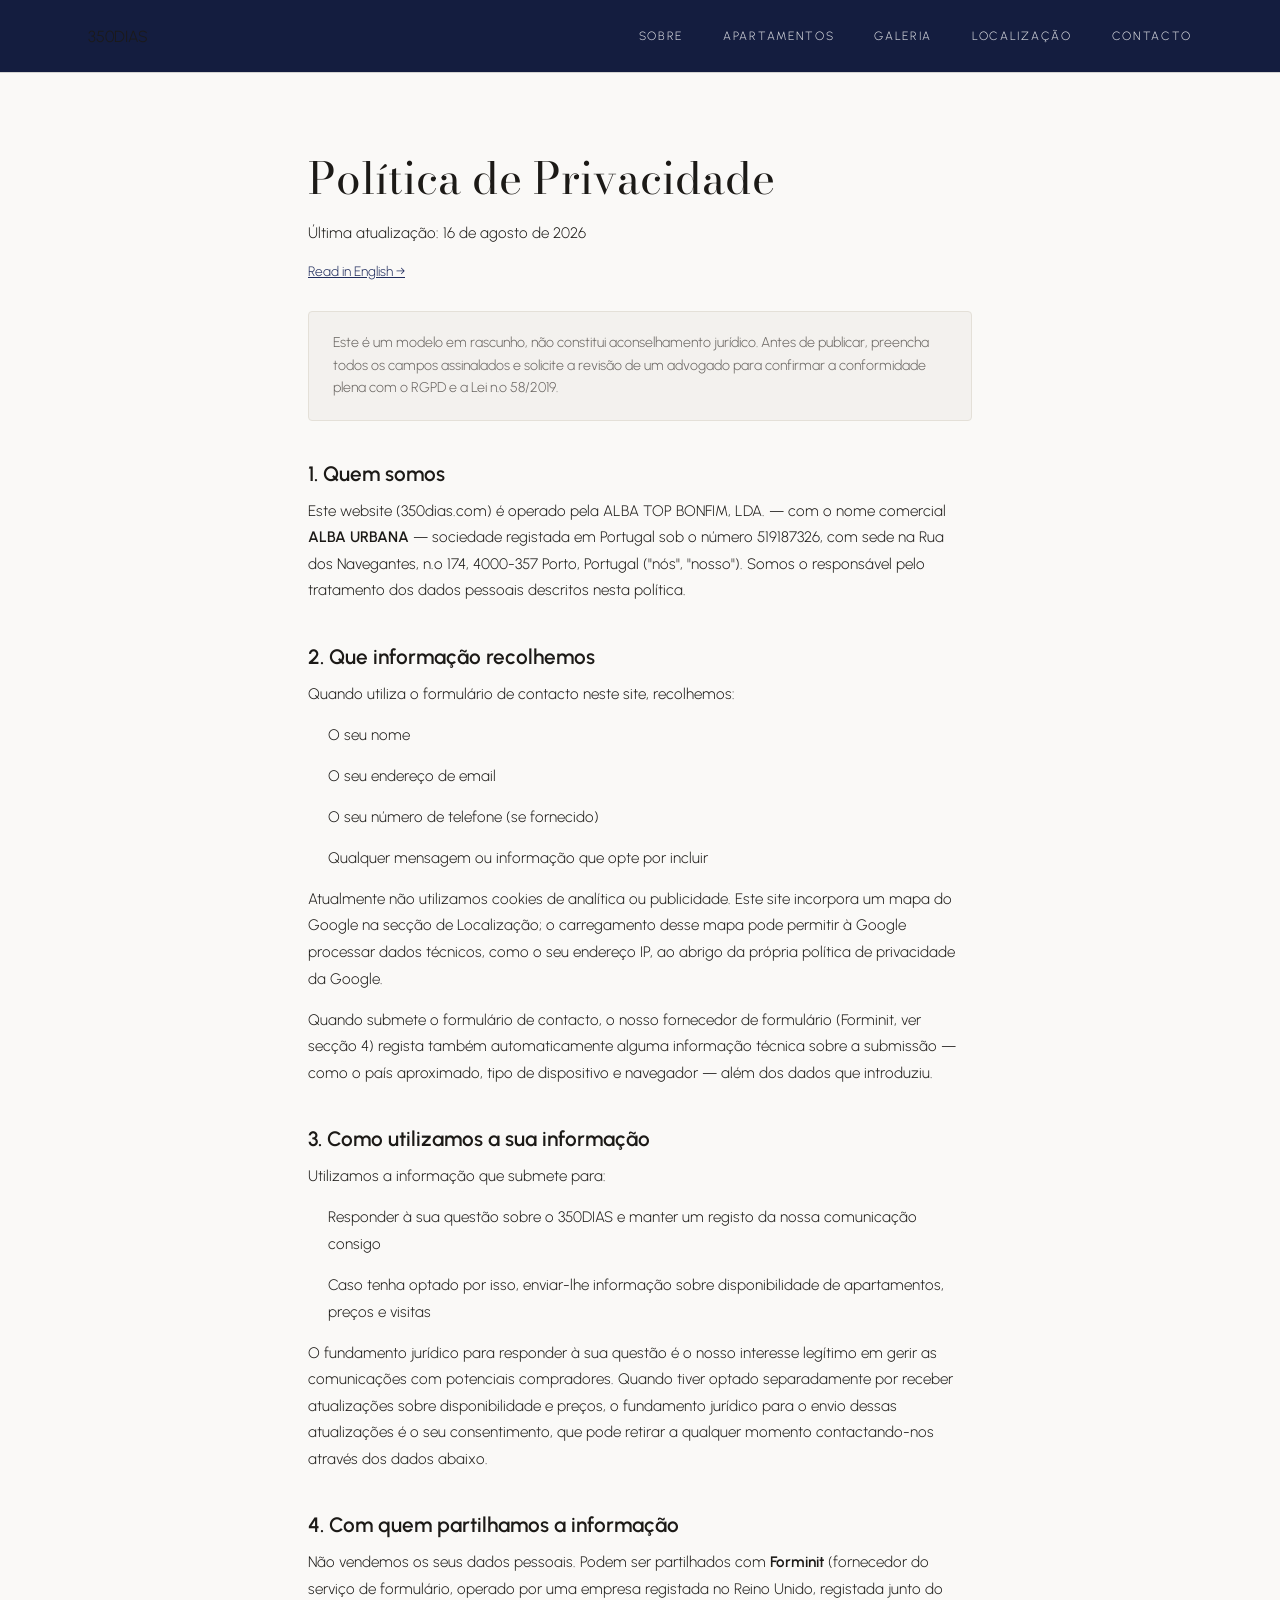
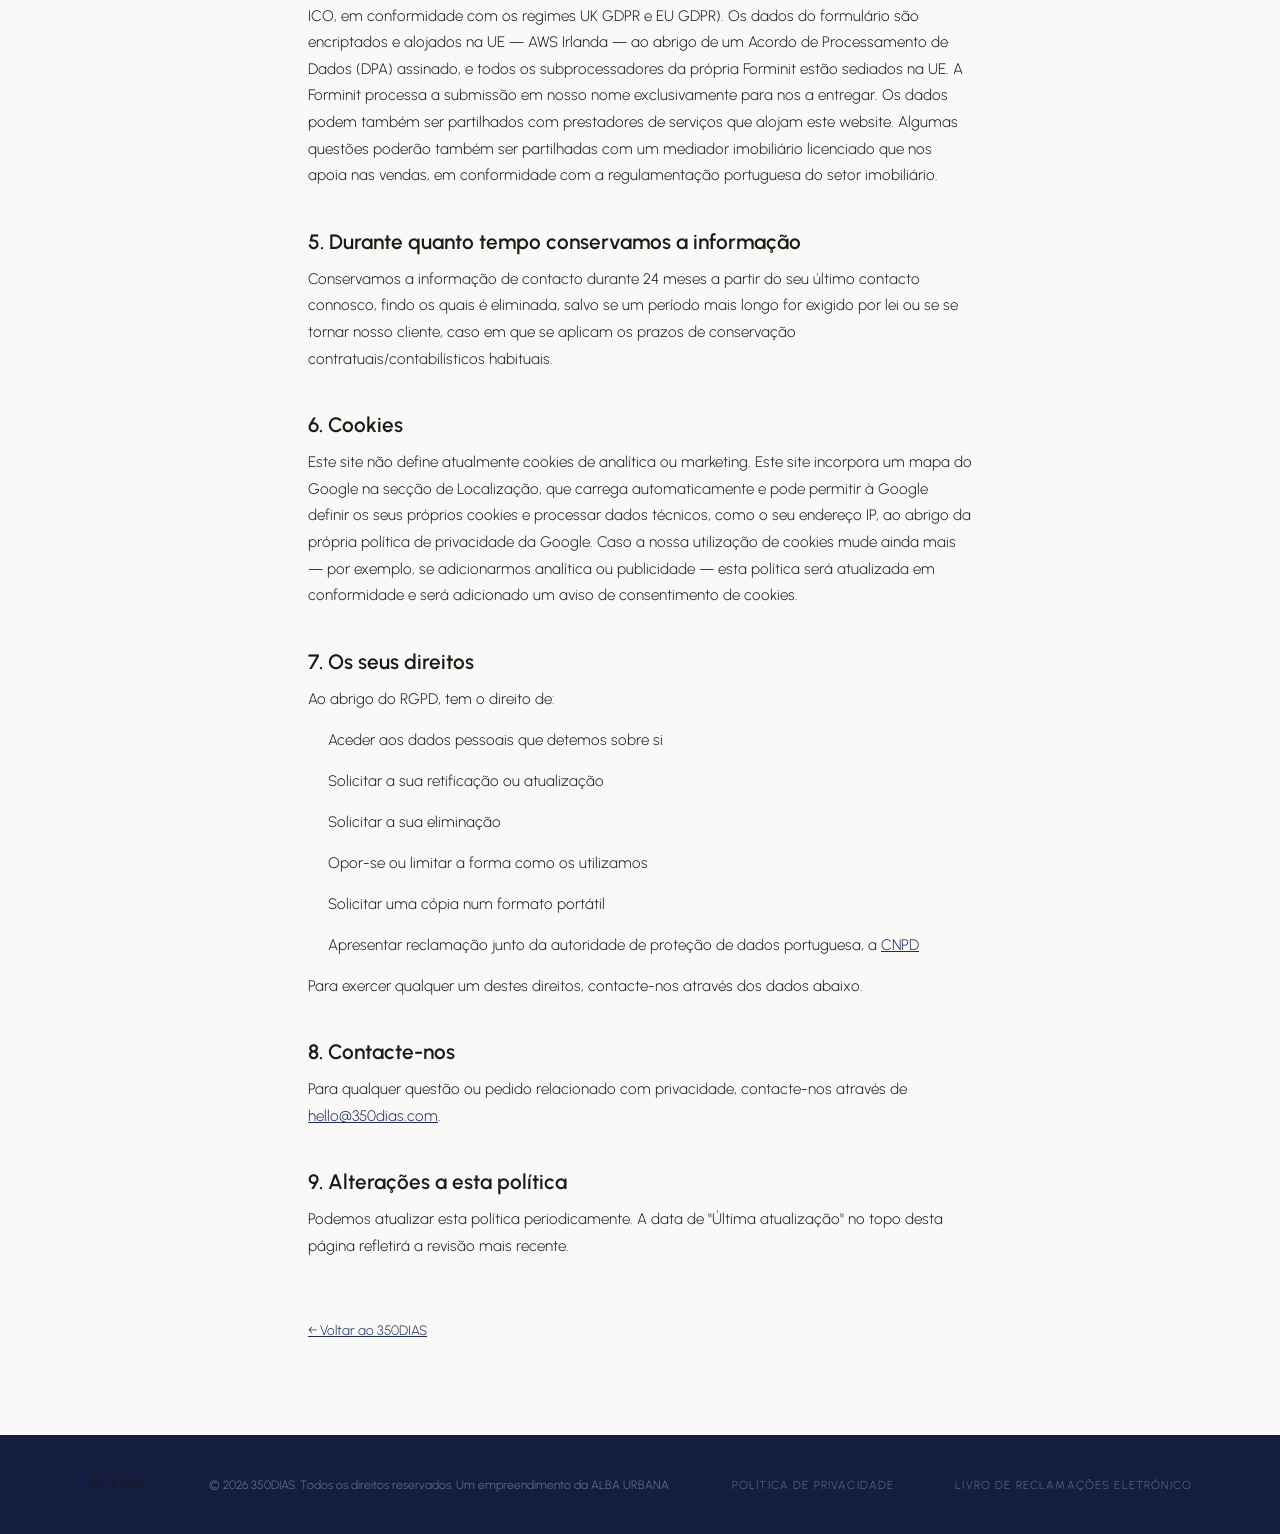
<file: privacy-policy-pt.html>
<!DOCTYPE html>
<html lang="pt">
<head>
  <meta charset="UTF-8" />
  <meta name="viewport" content="width=device-width, initial-scale=1.0" />
  <title>Política de Privacidade — 350DIAS</title>
  <meta name="robots" content="noindex" />

  <!-- Fonts: self-hosted (sem CDN externo) -->
  <link rel="stylesheet" href="assets/fonts/fonts.css" />

  <link rel="stylesheet" href="styles.css" />
  <style>
    .legal { padding-block: clamp(7rem, 12vw, 9rem) clamp(4rem, 8vw, 6rem); }
    .legal__inner { max-width: 760px; }
    .legal h1 { font-family: var(--font-display); font-weight: 400; font-size: clamp(2rem, 4vw, 2.75rem); margin-bottom: 0.5rem; }
    .legal__updated { color: var(--color-muted); font-size: 0.85rem; margin-bottom: 2.5rem; }
    .legal h2 { font-family: var(--font-body); font-weight: 600; font-size: 1.3rem; margin: 2.5rem 0 0.75rem; }
    .legal p, .legal li { font-size: 0.95rem; line-height: 1.75; color: var(--color-text); margin-bottom: 0.9rem; }
    .legal ul { padding-left: 1.25rem; }
    .legal a { color: var(--color-navy); text-decoration: underline; }
    .legal__placeholder { background: #fff3cd; color: #6b5300; padding: 0.15rem 0.4rem; border-radius: 3px; font-weight: 500; }
    .legal__notice {
      background: var(--color-surface); border: 1px solid var(--color-border);
      border-radius: 4px; padding: 1.25rem 1.5rem; margin-bottom: 2.5rem;
      font-size: 0.88rem; line-height: 1.6; color: var(--color-muted);
    }
    .legal__back { display: inline-block; margin-top: 3rem; font-size: 0.85rem; }
    .legal__lang { display: inline-block; margin-bottom: 2rem; font-size: 0.85rem; }
  </style>
</head>
<body>

  <!-- ── NAV ───────────────────────────────── -->
  <header class="nav scrolled" id="nav">
    <div class="nav__inner">
      <a class="nav__logo" href="index.html">350DIAS</a>
      <nav class="nav__links">
        <a href="index.html#about">Sobre</a>
        <a href="index.html#apartments">Apartamentos</a>
        <a href="index.html#gallery">Galeria</a>
        <a href="index.html#location">Localização</a>
        <a href="index.html#contact">Contacto</a>
      </nav>
    </div>
  </header>

  <main>
    <section class="legal section">
      <div class="container legal__inner">
        <h1>Política de Privacidade</h1>
        <p class="legal__updated">Última atualização: 16 de agosto de 2026</p>
        <a class="legal__lang" href="privacy-policy.html">Read in English →</a>

        <div class="legal__notice">
          Este é um modelo em rascunho, não constitui aconselhamento jurídico. Antes de
          publicar, preencha todos os campos assinalados e solicite a revisão de um advogado
          para confirmar a conformidade plena com o RGPD e a Lei n.º 58/2019.
        </div>

        <h2>1. Quem somos</h2>
        <p>
          Este website (350dias.com) é operado pela
          ALBA TOP BONFIM, LDA. — com o nome comercial <strong>ALBA URBANA</strong> — sociedade registada em
          Portugal sob o número 519187326,
          com sede na Rua dos Navegantes, n.º 174, 4000-357 Porto, Portugal
          ("nós", "nosso"). Somos o responsável pelo tratamento dos dados pessoais
          descritos nesta política.
        </p>

        <h2>2. Que informação recolhemos</h2>
        <p>Quando utiliza o formulário de contacto neste site, recolhemos:</p>
        <ul>
          <li>O seu nome</li>
          <li>O seu endereço de email</li>
          <li>O seu número de telefone (se fornecido)</li>
          <li>Qualquer mensagem ou informação que opte por incluir</li>
        </ul>
        <p>
          Atualmente não utilizamos cookies de analítica ou publicidade. Este site incorpora
          um mapa do Google na secção de Localização; o carregamento desse mapa pode permitir
          à Google processar dados técnicos, como o seu endereço IP, ao abrigo da própria
          política de privacidade da Google.
        </p>
        <p>
          Quando submete o formulário de contacto, o nosso fornecedor de formulário (Forminit,
          ver secção 4) regista também automaticamente alguma informação técnica sobre a
          submissão — como o país aproximado, tipo de dispositivo e navegador — além dos
          dados que introduziu.
        </p>

        <h2>3. Como utilizamos a sua informação</h2>
        <p>Utilizamos a informação que submete para:</p>
        <ul>
          <li>Responder à sua questão sobre o 350DIAS e manter um registo da nossa comunicação consigo</li>
          <li>Caso tenha optado por isso, enviar-lhe informação sobre disponibilidade de apartamentos, preços e visitas</li>
        </ul>
        <p>
          O fundamento jurídico para responder à sua questão é o nosso interesse legítimo em
          gerir as comunicações com potenciais compradores. Quando tiver optado separadamente
          por receber atualizações sobre disponibilidade e preços, o fundamento jurídico para
          o envio dessas atualizações é o seu consentimento, que pode retirar a qualquer
          momento contactando-nos através dos dados abaixo.
        </p>

        <h2>4. Com quem partilhamos a informação</h2>
        <p>
          Não vendemos os seus dados pessoais. Podem ser partilhados com
          <strong>Forminit</strong> (fornecedor do serviço de formulário, operado por uma
          empresa registada no Reino Unido, registada junto do ICO, em conformidade com os
          regimes UK GDPR e EU GDPR). Os dados do formulário são encriptados e alojados na
          UE — AWS Irlanda — ao abrigo de um Acordo de Processamento de Dados (DPA) assinado, e
          todos os subprocessadores da própria Forminit estão sediados na UE. A Forminit
          processa a submissão em nosso nome exclusivamente para nos a entregar. Os dados podem
          também ser partilhados com prestadores de serviços que alojam este website. Algumas
          questões poderão também ser partilhadas com um mediador imobiliário licenciado que
          nos apoia nas vendas, em conformidade com a regulamentação portuguesa do setor
          imobiliário.
        </p>

        <h2>5. Durante quanto tempo conservamos a informação</h2>
        <p>
          Conservamos a informação de contacto durante 24 meses a partir do seu último
          contacto connosco, findo os quais é eliminada, salvo se um período mais longo for
          exigido por lei ou se se tornar nosso cliente, caso em que se aplicam os prazos de
          conservação contratuais/contabilísticos habituais.
        </p>

        <h2>6. Cookies</h2>
        <p>
          Este site não define atualmente cookies de analítica ou marketing. Este site
          incorpora um mapa do Google na secção de Localização, que carrega automaticamente e
          pode permitir à Google definir os seus próprios cookies e processar dados técnicos,
          como o seu endereço IP, ao abrigo da própria política de privacidade da Google. Caso
          a nossa utilização de cookies mude ainda mais — por exemplo, se adicionarmos
          analítica ou publicidade — esta política será atualizada em conformidade e será
          adicionado um aviso de consentimento de cookies.
        </p>

        <h2>7. Os seus direitos</h2>
        <p>Ao abrigo do RGPD, tem o direito de:</p>
        <ul>
          <li>Aceder aos dados pessoais que detemos sobre si</li>
          <li>Solicitar a sua retificação ou atualização</li>
          <li>Solicitar a sua eliminação</li>
          <li>Opor-se ou limitar a forma como os utilizamos</li>
          <li>Solicitar uma cópia num formato portátil</li>
          <li>Apresentar reclamação junto da autoridade de proteção de dados portuguesa, a <a href="https://www.cnpd.pt" target="_blank" rel="noopener">CNPD</a></li>
        </ul>
        <p>
          Para exercer qualquer um destes direitos, contacte-nos através dos dados abaixo.
        </p>

        <h2>8. Contacte-nos</h2>
        <p>
          Para qualquer questão ou pedido relacionado com privacidade, contacte-nos através de
          <a href="mailto:hello@350dias.com">hello@350dias.com</a>.
        </p>

        <h2>9. Alterações a esta política</h2>
        <p>
          Podemos atualizar esta política periodicamente. A data de "Última atualização" no
          topo desta página refletirá a revisão mais recente.
        </p>

        <a class="legal__back" href="index.html">← Voltar ao 350DIAS</a>
      </div>
    </section>
  </main>

  <!-- ── FOOTER ───────────────────────────── -->
  <footer class="footer">
    <div class="container footer__inner">
      <span class="footer__logo">350DIAS</span>
      <p class="footer__copy">© 2026 350DIAS. Todos os direitos reservados. Um empreendimento da ALBA URBANA.</p>
      <a href="privacy-policy-pt.html" class="footer__privacy">Política de Privacidade</a>
      <a href="https://www.livroreclamacoes.pt/Inicio/" target="_blank" rel="noopener" class="footer__privacy">Livro de Reclamações Eletrónico</a>
    </div>
  </footer>

</body>
</html>
</file>
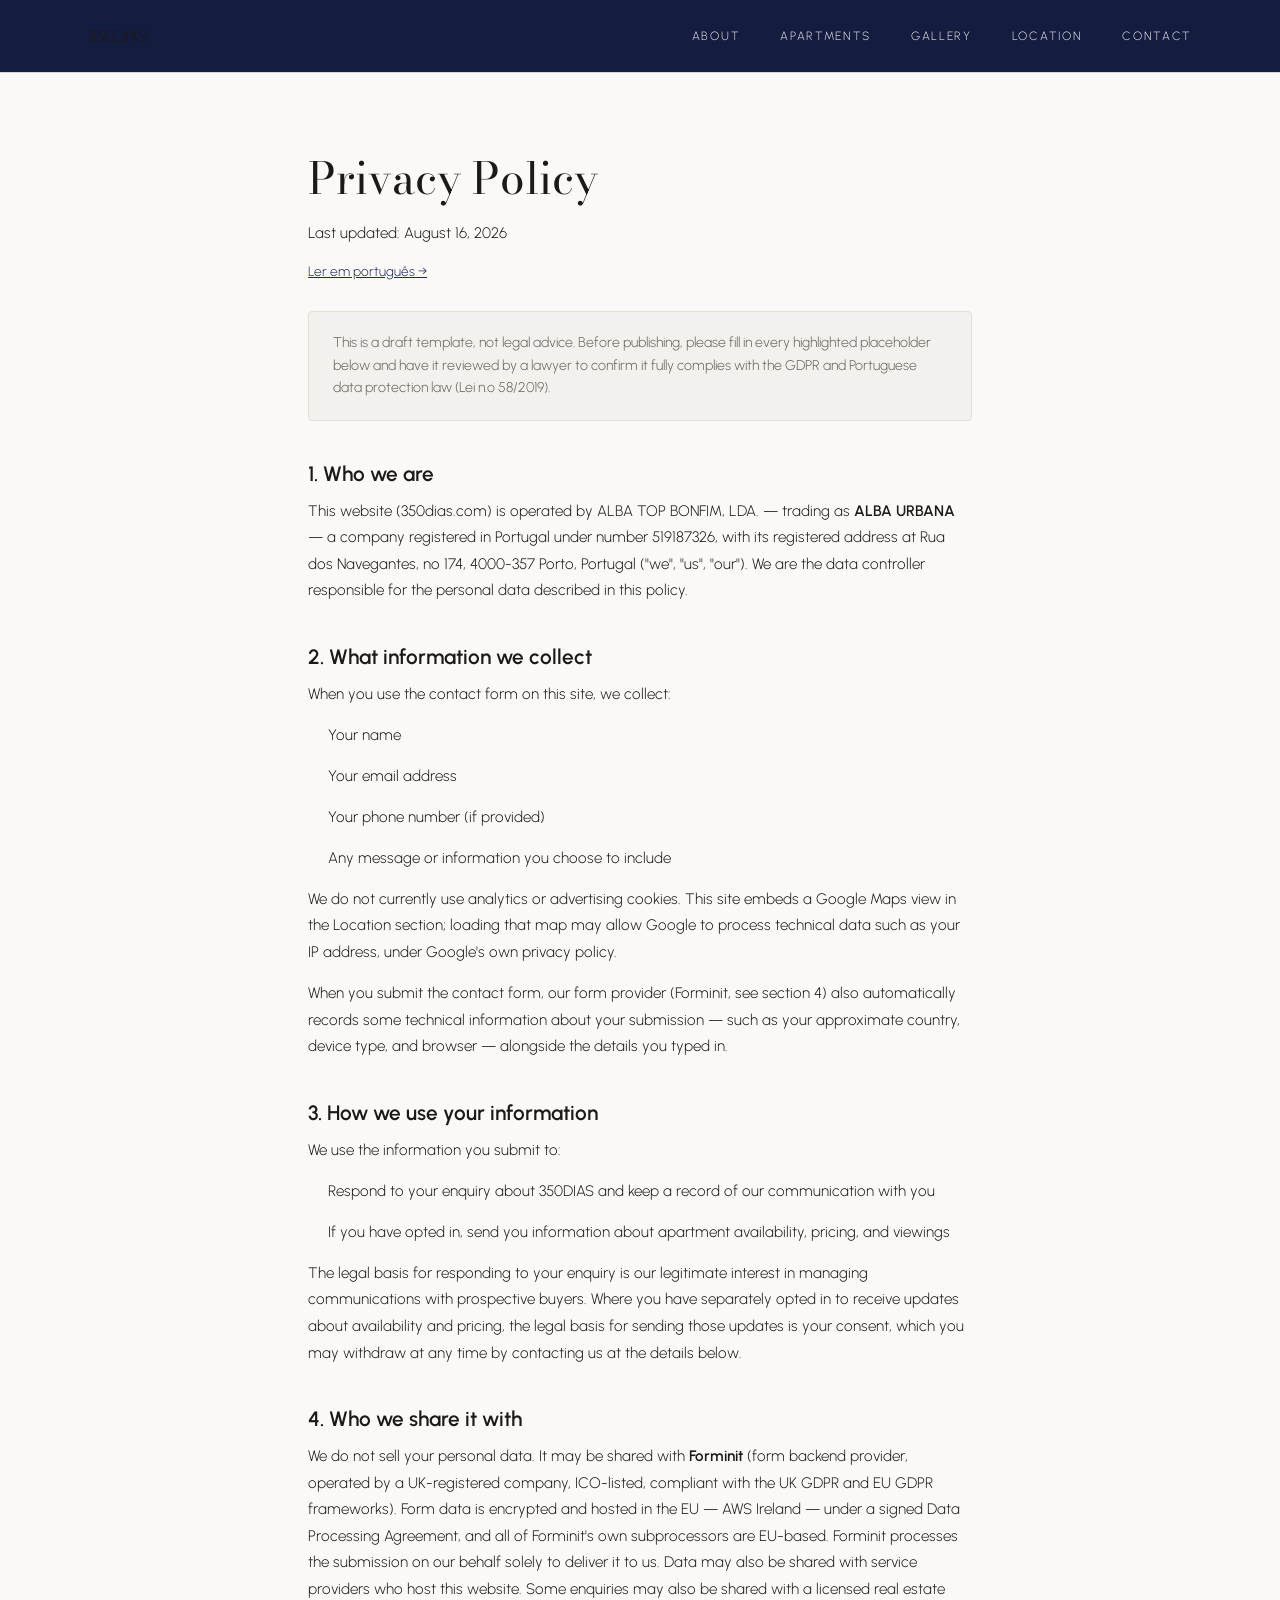
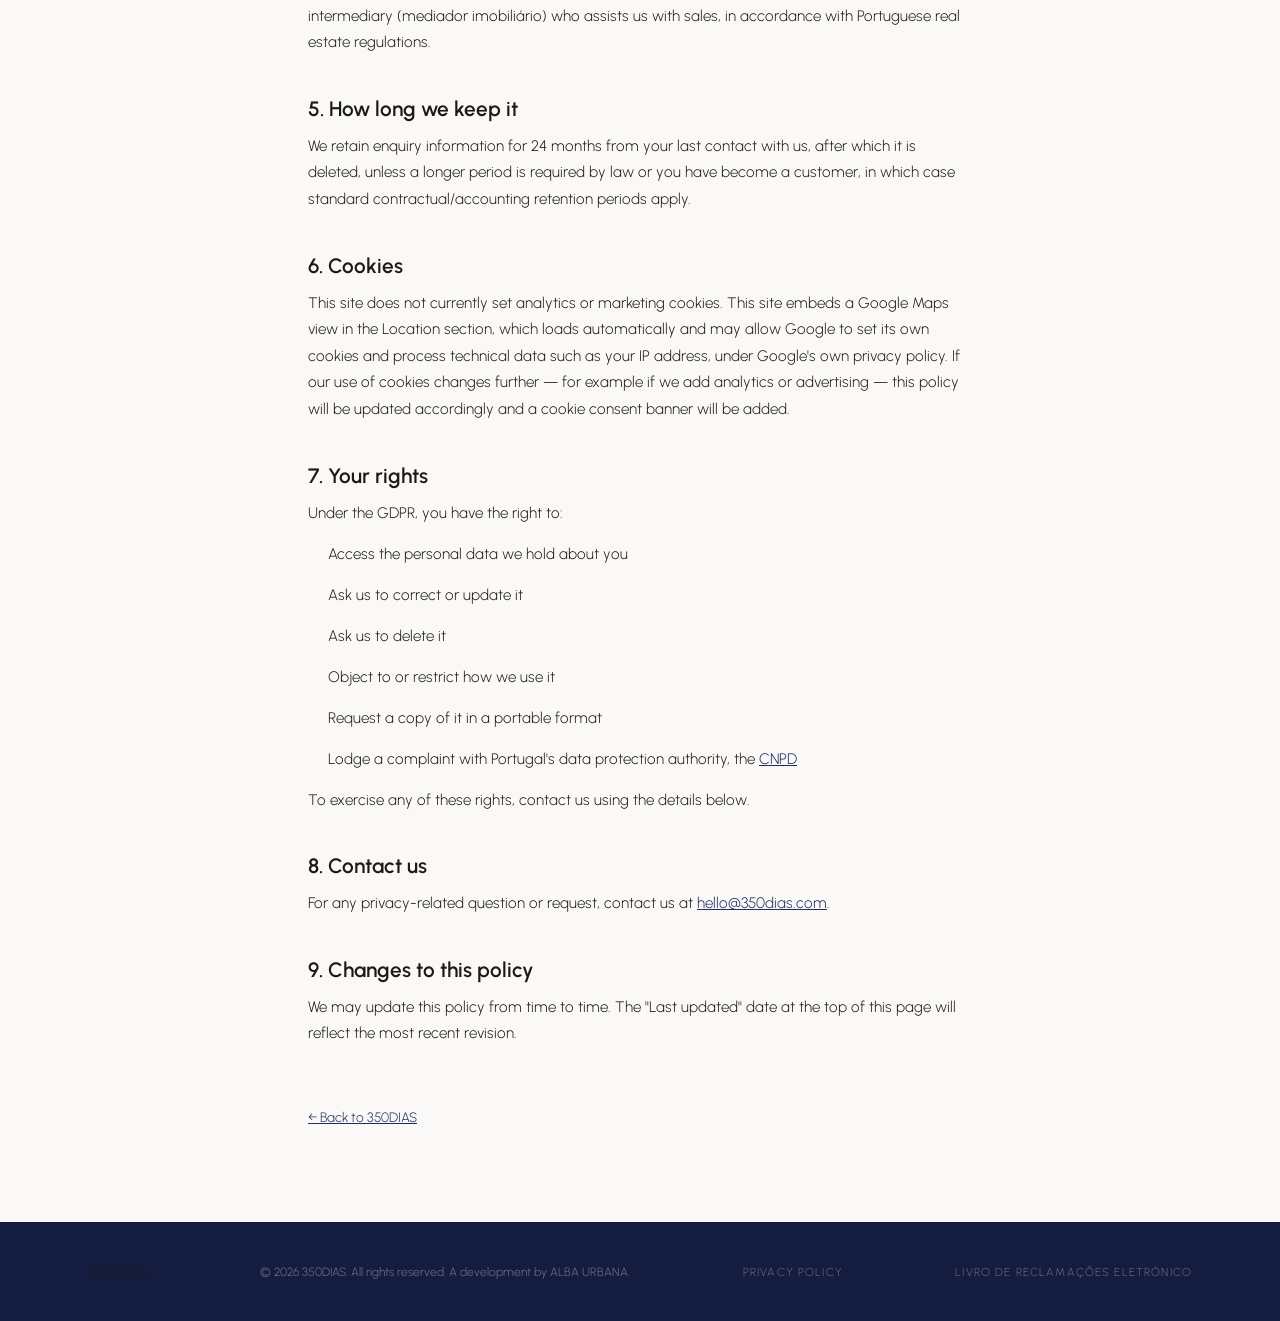
<file: privacy-policy.html>
<!DOCTYPE html>
<html lang="en">
<head>
  <meta charset="UTF-8" />
  <meta name="viewport" content="width=device-width, initial-scale=1.0" />
  <title>Privacy Policy — 350DIAS</title>
  <meta name="robots" content="noindex" />

  <!-- Fonts: self-hosted (no external CDN — avoids sending visitor IPs to Google before consent) -->
  <link rel="stylesheet" href="assets/fonts/fonts.css" />

  <link rel="stylesheet" href="styles.css" />
  <style>
    .legal { padding-block: clamp(7rem, 12vw, 9rem) clamp(4rem, 8vw, 6rem); }
    .legal__inner { max-width: 760px; }
    .legal h1 { font-family: var(--font-display); font-weight: 400; font-size: clamp(2rem, 4vw, 2.75rem); margin-bottom: 0.5rem; }
    .legal__updated { color: var(--color-muted); font-size: 0.85rem; margin-bottom: 2.5rem; }
    .legal h2 { font-family: var(--font-body); font-weight: 600; font-size: 1.3rem; margin: 2.5rem 0 0.75rem; }
    .legal p, .legal li { font-size: 0.95rem; line-height: 1.75; color: var(--color-text); margin-bottom: 0.9rem; }
    .legal ul { padding-left: 1.25rem; }
    .legal a { color: var(--color-navy); text-decoration: underline; }
    .legal__placeholder { background: #fff3cd; color: #6b5300; padding: 0.15rem 0.4rem; border-radius: 3px; font-weight: 500; }
    .legal__notice {
      background: var(--color-surface); border: 1px solid var(--color-border);
      border-radius: 4px; padding: 1.25rem 1.5rem; margin-bottom: 2.5rem;
      font-size: 0.88rem; line-height: 1.6; color: var(--color-muted);
    }
    .legal__back { display: inline-block; margin-top: 3rem; font-size: 0.85rem; }
  </style>
</head>
<body>

  <!-- ── NAV ───────────────────────────────── -->
  <header class="nav scrolled" id="nav">
    <div class="nav__inner">
      <a class="nav__logo" href="index.html">350DIAS</a>
      <nav class="nav__links">
        <a href="index.html#about">About</a>
        <a href="index.html#apartments">Apartments</a>
        <a href="index.html#gallery">Gallery</a>
        <a href="index.html#location">Location</a>
        <a href="index.html#contact">Contact</a>
      </nav>
    </div>
  </header>

  <main>
    <section class="legal section">
      <div class="container legal__inner">
        <h1>Privacy Policy</h1>
        <p class="legal__updated">Last updated: August 16, 2026</p>
        <a class="legal__lang" href="privacy-policy-pt.html" style="display:inline-block;margin-bottom:2rem;font-size:0.85rem;">Ler em português →</a>

        <div class="legal__notice">
          This is a draft template, not legal advice. Before publishing, please fill in every
          highlighted placeholder below and have it reviewed by a lawyer to confirm it fully
          complies with the GDPR and Portuguese data protection law (Lei n.º 58/2019).
        </div>

        <h2>1. Who we are</h2>
        <p>
          This website (350dias.com) is operated by
          ALBA TOP BONFIM, LDA. — trading as <strong>ALBA URBANA</strong> — a company registered in
          Portugal under number 519187326,
          with its registered address at Rua dos Navegantes, nº 174, 4000-357 Porto, Portugal
          ("we", "us", "our"). We are the data controller responsible for the personal data
          described in this policy.
        </p>

        <h2>2. What information we collect</h2>
        <p>When you use the contact form on this site, we collect:</p>
        <ul>
          <li>Your name</li>
          <li>Your email address</li>
          <li>Your phone number (if provided)</li>
          <li>Any message or information you choose to include</li>
        </ul>
        <p>
          We do not currently use analytics or advertising cookies. This site embeds a Google
          Maps view in the Location section; loading that map may allow Google to process
          technical data such as your IP address, under Google's own privacy policy.
        </p>
        <p>
          When you submit the contact form, our form provider (Forminit, see section 4) also
          automatically records some technical information about your submission — such as your
          approximate country, device type, and browser — alongside the details you typed in.
        </p>

        <h2>3. How we use your information</h2>
        <p>We use the information you submit to:</p>
        <ul>
          <li>Respond to your enquiry about 350DIAS and keep a record of our communication with you</li>
          <li>If you have opted in, send you information about apartment availability, pricing, and viewings</li>
        </ul>
        <p>
          The legal basis for responding to your enquiry is our legitimate interest in managing
          communications with prospective buyers. Where you have separately opted in to receive
          updates about availability and pricing, the legal basis for sending those updates is
          your consent, which you may withdraw at any time by contacting us at the details below.
        </p>

        <h2>4. Who we share it with</h2>
        <p>
          We do not sell your personal data. It may be shared with
          <strong>Forminit</strong> (form backend provider, operated by a UK-registered
          company, ICO-listed, compliant with the UK GDPR and EU GDPR frameworks). Form data
          is encrypted and hosted in the EU — AWS Ireland — under a signed Data Processing
          Agreement, and all of Forminit's own subprocessors are EU-based. Forminit processes
          the submission on our behalf solely to deliver it to us. Data may also be shared with
          service providers who host this website. Some enquiries may also be shared with a
          licensed real estate intermediary (mediador imobiliário) who assists us with sales, in
          accordance with Portuguese real estate regulations.
        </p>

        <h2>5. How long we keep it</h2>
        <p>
          We retain enquiry information for 24 months from your last contact with us,
          after which it is deleted, unless a longer period is required by law or you have
          become a customer, in which case standard contractual/accounting retention periods apply.
        </p>

        <h2>6. Cookies</h2>
        <p>
          This site does not currently set analytics or marketing cookies. This site embeds a
          Google Maps view in the Location section, which loads automatically and may allow
          Google to set its own cookies and process technical data such as your IP address,
          under Google's own privacy policy. If our use of cookies changes further — for
          example if we add analytics or advertising — this policy will be updated accordingly
          and a cookie consent banner will be added.
        </p>

        <h2>7. Your rights</h2>
        <p>Under the GDPR, you have the right to:</p>
        <ul>
          <li>Access the personal data we hold about you</li>
          <li>Ask us to correct or update it</li>
          <li>Ask us to delete it</li>
          <li>Object to or restrict how we use it</li>
          <li>Request a copy of it in a portable format</li>
          <li>Lodge a complaint with Portugal's data protection authority, the <a href="https://www.cnpd.pt" target="_blank" rel="noopener">CNPD</a></li>
        </ul>
        <p>
          To exercise any of these rights, contact us using the details below.
        </p>

        <h2>8. Contact us</h2>
        <p>
          For any privacy-related question or request, contact us at
          <a href="mailto:hello@350dias.com">hello@350dias.com</a>.
        </p>

        <h2>9. Changes to this policy</h2>
        <p>
          We may update this policy from time to time. The "Last updated" date at the top of
          this page will reflect the most recent revision.
        </p>

        <a class="legal__back" href="index.html">← Back to 350DIAS</a>
      </div>
    </section>
  </main>

  <!-- ── FOOTER ───────────────────────────── -->
  <footer class="footer">
    <div class="container footer__inner">
      <span class="footer__logo">350DIAS</span>
      <p class="footer__copy">© 2026 350DIAS. All rights reserved. A development by ALBA URBANA.</p>
      <a href="privacy-policy.html" class="footer__privacy">Privacy Policy</a>
      <a href="https://www.livroreclamacoes.pt/Inicio/" target="_blank" rel="noopener" class="footer__privacy">Livro de Reclamações Eletrónico</a>
    </div>
  </footer>

</body>
</html>
</file>
<file: assets/fonts/fonts.css>
/* Self-hosted fonts — replaces the fonts.googleapis.com / fonts.gstatic.com
   CDN links. Loading fonts directly from Google sends visitor IP addresses
   to Google before consent is given, which is a GDPR issue. These files
   are served from your own domain instead.

   Paths below are relative to this file (not root-absolute), so this works
   whether the site is served from a domain root or a subfolder like
   idobenari-collab.github.io/dias350/. */

/* Bodoni Moda — 18pt optical-size cut, used for primary headings */
@font-face {
  font-family: 'Bodoni Moda 18pt';
  font-style: normal;
  font-weight: 400;
  font-display: swap;
  src: url('bodoni-moda-18pt-400-normal.woff2') format('woff2');
}
@font-face {
  font-family: 'Bodoni Moda 18pt';
  font-style: italic;
  font-weight: 400;
  font-display: swap;
  src: url('bodoni-moda-18pt-400-italic.woff2') format('woff2');
}

/* Urbanist — body text (Light) and subheadings/buttons (SemiBold) */
@font-face {
  font-family: 'Urbanist';
  font-style: normal;
  font-weight: 300;
  font-display: swap;
  src: url('urbanist-300-normal.woff2') format('woff2');
}
@font-face {
  font-family: 'Urbanist';
  font-style: normal;
  font-weight: 600;
  font-display: swap;
  src: url('urbanist-600-normal.woff2') format('woff2');
}
</file>
<file: styles.css>
/* ═══════════════════════════════════════════════════════════════
   350DIAS — styles.css
   Mobile-first, premium real estate
═══════════════════════════════════════════════════════════════ */

:root {
  --color-bg:       #faf9f7;
  --color-surface:  #f3f1ee;
  --color-border:   #e4e0d8;
  --color-text:     #1c1a17;
  --color-muted:    #67635f;
  --color-accent:   #b8a98a;
  --color-accent-dk:#72654f;
  --color-white:    #ffffff;
  --color-sold:     #c0392b;
  --color-avail:    #5a7a5a;

  /* Brochure navy — matched to the staircase line-art illustration */
  --color-navy:     #1f2c5d;
  --color-navy-dk:  #141d3f;

  --font-display: 'Bodoni Moda 18pt', Georgia, serif;
  --font-body:    'Urbanist', system-ui, sans-serif;

  --container: 1200px;
  --nav-h:     72px;
  --ease:      cubic-bezier(0.22, 1, 0.36, 1);
  --t-fast:    0.18s var(--ease);
  --t-med:     0.35s var(--ease);
}

/* ── RESET ───────────────────────────────── */
*, *::before, *::after { box-sizing: border-box; margin: 0; padding: 0; }
html  { scroll-behavior: smooth; font-size: 16px; }
body  { font-family: var(--font-body); font-weight: 300; color: var(--color-text); background: var(--color-bg); -webkit-font-smoothing: antialiased; overflow-x: hidden; }
img   { display: block; max-width: 100%; height: auto; }
ul    { list-style: none; }
a     { color: inherit; text-decoration: none; transition: opacity var(--t-fast); }
a:hover { opacity: 0.65; }

/* Visible keyboard-focus ring on every interactive element */
a:focus-visible, button:focus-visible, input:focus-visible, textarea:focus-visible {
  outline: 2px solid var(--color-navy); outline-offset: 2px;
}

.skip-link {
  position: absolute; left: 1rem; top: -3rem;
  background: var(--color-navy); color: var(--color-white);
  padding: 0.75rem 1.25rem; border-radius: 4px;
  font-size: 0.85rem; z-index: 1000;
  transition: top var(--t-fast);
}
.skip-link:focus { top: 1rem; }

/* ── CONTAINER ───────────────────────────── */
.container { width: 100%; max-width: var(--container); margin-inline: auto; padding-inline: clamp(1.25rem, 5vw, 3rem); }

/* ── SECTION ─────────────────────────────── */
.section      { padding-block: clamp(4rem, 10vw, 7rem); }
.section--alt { background: var(--color-surface); }

.section-header { margin-bottom: clamp(2rem, 5vw, 3.5rem); }

.section-label {
  display: block;
  font-size: 0.7rem;
  font-weight: 500;
  letter-spacing: 0.25em;
  text-transform: uppercase;
  color: var(--color-accent-dk);
  margin-bottom: 0.75rem;
}

.section-heading {
  font-family: var(--font-body);
  font-weight: 600;
  font-size: clamp(1.8rem, 4vw, 3rem);
  line-height: 1.2;
  max-width: 36ch;
}
.section-sub {
  font-size: clamp(0.9rem, 1.5vw, 1.05rem);
  color: var(--color-muted);
  max-width: 46ch;
  margin-top: 0.85rem;
  line-height: 1.6;
}

/* ── BUTTONS ─────────────────────────────── */
.btn {
  display: inline-flex; align-items: center; gap: 0.5rem;
  padding: 0.875rem 2rem;
  font-family: var(--font-body);
  font-size: 0.8rem;
  font-weight: 600;
  letter-spacing: 0.12em;
  text-transform: uppercase;
  border: 1px solid transparent;
  cursor: pointer;
  border-radius: 2px;
  transition: background var(--t-fast), color var(--t-fast), border-color var(--t-fast);
}
.btn--full { width: 100%; justify-content: center; }
.btn--primary { background: var(--color-navy); color: var(--color-white); border-color: var(--color-navy); }
.btn--primary:hover { background: var(--color-accent-dk); border-color: var(--color-accent-dk); opacity: 1; }
.btn--ghost   { background: transparent; color: var(--color-white); border-color: rgba(255,255,255,0.5); }
.btn--ghost:hover { background: rgba(255,255,255,0.12); opacity: 1; }
.btn--outline { background: transparent; color: var(--color-text); border-color: var(--color-border); }
.btn--outline:hover { border-color: var(--color-text); opacity: 1; }

/* ── NAVIGATION ──────────────────────────── */
.nav {
  position: fixed; top: 0; left: 0; right: 0; z-index: 100;
  height: var(--nav-h);
  background: var(--color-navy);
  transition: box-shadow var(--t-med), background var(--t-med);
}
.nav.scrolled {
  background: var(--color-navy-dk);
  box-shadow: 0 1px 0 rgba(0,0,0,0.15);
}
.nav__inner {
  display: flex; align-items: center; justify-content: space-between;
  height: 100%; padding-inline: clamp(1.25rem, 5vw, 3rem);
  max-width: var(--container); margin-inline: auto;
}
.nav__logo {
  display: flex; align-items: center;
}
.nav__logo img {
  display: block; height: 20px; width: auto;
}

.nav__links { display: none; gap: 2.5rem; }
@media (min-width: 900px) { .nav__links { display: flex; } }
.nav__links a {
  font-size: 0.75rem; letter-spacing: 0.14em; text-transform: uppercase;
  color: rgba(255,255,255,0.85);
  transition: color var(--t-fast);
}
.nav__links a:hover { color: var(--color-white); opacity: 1; }

.nav__controls { display: flex; align-items: center; gap: 1.25rem; }

.lang-toggle { display: flex; align-items: center; gap: 0.4rem; }
.lang-btn {
  background: none; border: none;
  font-family: var(--font-body); font-size: 0.72rem; letter-spacing: 0.1em;
  color: rgba(255,255,255,0.65); cursor: pointer; padding: 0;
  transition: color var(--t-fast);
}
.lang-btn.active { color: var(--color-white); font-weight: 500; }
.lang-sep { color: rgba(255,255,255,0.3); font-size: 0.72rem; }

.nav__burger {
  display: flex; align-items: center; justify-content: center;
  background: none; border: none; cursor: pointer; padding: 0.25rem;
  color: var(--color-white);
}
.nav__burger svg { width: 22px; height: 22px; }
@media (min-width: 900px) { .nav__burger { display: none; } }

.nav__drawer {
  display: flex; flex-direction: column;
  background: var(--color-navy-dk);
  border-top: 1px solid rgba(255,255,255,0.12);
  max-height: 0; overflow: hidden;
  transition: max-height var(--t-med), padding var(--t-med);
}
.nav__drawer.open { max-height: 400px; padding-block: 1.5rem; }
.drawer-link {
  padding: 0.85rem clamp(1.25rem, 5vw, 3rem);
  font-size: 0.8rem; letter-spacing: 0.12em; text-transform: uppercase;
  color: var(--color-white);
  border-bottom: 1px solid rgba(255,255,255,0.12);
}
.drawer-link:last-child { border-bottom: none; }

/* ── HERO ────────────────────────────────── */
.hero {
  position: relative;
  height: 100svh; min-height: 600px;
  display: flex; align-items: flex-end;
  padding-bottom: clamp(3rem, 8vw, 6rem);
  overflow: hidden;
}

/* Slideshow */
.hero__slideshow { position: absolute; inset: 0; z-index: 0; }
.hero__slide {
  position: absolute; inset: 0;
  background-size: cover; background-position: center;
  opacity: 0;
  transition: opacity 1.5s ease-in-out;
}
.hero__slide.active { opacity: 1; }

.hero__overlay {
  position: absolute; inset: 0; z-index: 1;
  background: linear-gradient(to top, rgba(19,25,48,0.78) 0%, rgba(19,25,48,0.22) 60%, rgba(19,25,48,0.1) 100%);
}
.hero__content {
  position: relative; z-index: 2;
  padding-inline: clamp(1.25rem, 5vw, 3rem);
  max-width: var(--container); margin-inline: auto; width: 100%;
}
.hero__location {
  display: inline-flex; align-items: center; gap: 0.4rem;
  font-size: 0.72rem; letter-spacing: 0.18em; text-transform: uppercase;
  color: rgba(255,255,255,0.7); margin-bottom: 1.25rem;
}
.hero__location svg { width: 13px; height: 13px; }
.hero__heading {
  margin-bottom: 1.25rem;
}
.hero__heading img {
  display: block; width: clamp(260px, 34vw, 540px); height: auto;
}
.hero__sub {
  font-size: clamp(0.9rem, 2vw, 1.1rem); font-weight: 300;
  color: rgba(255,255,255,0.75); margin-bottom: 0.35rem; max-width: 44ch;
}
.hero__by {
  font-size: clamp(0.85rem, 1.8vw, 1rem); font-weight: 300;
  color: rgba(255,255,255,0.75); margin-bottom: 2.5rem; max-width: 44ch;
}
.hero__by strong {
  font-weight: 600; letter-spacing: 0.1em;
}
.hero__ctas { display: flex; flex-wrap: wrap; gap: 1rem; }
.hero__ctas .btn { min-width: 190px; justify-content: center; }
@media (max-width: 480px) {
  .hero__ctas { flex-direction: column; }
  .hero__ctas .btn { width: 100%; min-width: 0; }
}
.hero__scroll {
  position: absolute; bottom: 2rem; right: clamp(1.25rem, 5vw, 3rem); z-index: 2;
  color: rgba(255,255,255,0.5); animation: bounce 2s infinite;
}
.hero__scroll svg { width: 22px; height: 22px; }
@keyframes bounce { 0%,100% { transform: translateY(0); } 50% { transform: translateY(6px); } }

/* ── STATS ───────────────────────────────── */
.stats { background: var(--color-navy); padding-block: clamp(2rem, 5vw, 3rem); }
.stats__grid {
  display: grid; grid-template-columns: repeat(2, 1fr);
}
@media (min-width: 640px) { .stats__grid { grid-template-columns: repeat(4, 1fr); } }
.stat {
  display: flex; flex-direction: column; align-items: center; text-align: center;
  padding: 1.75rem 1rem;
  border-right: 1px solid rgba(255,255,255,0.1);
}
.stat:last-child { border-right: none; }
@media (max-width: 639px) {
  .stat:nth-child(2) { border-right: none; }
  .stat:nth-child(1), .stat:nth-child(2) { border-bottom: 1px solid rgba(255,255,255,0.1); }
}
.stats__disclaimer {
  text-align: center;
  font-size: 0.72rem;
  color: rgba(255,255,255,0.45);
  margin-top: 1.25rem;
}
.stat__value {
  font-family: var(--font-body); font-size: clamp(1.8rem, 4vw, 3rem);
  font-weight: 600; color: var(--color-white); line-height: 1.1; margin-bottom: 0.4rem;
  min-height: clamp(3.4rem, 7.5vw, 5.6rem);
  display: flex; align-items: flex-end; justify-content: center;
}
.stat__label { font-size: 0.7rem; letter-spacing: 0.18em; text-transform: uppercase; color: rgba(255,255,255,0.45); }

/* ── ABOUT ───────────────────────────────── */
.about__grid {
  display: grid; grid-template-columns: 1fr;
  gap: clamp(2.5rem, 6vw, 5rem); align-items: center;
}
@media (min-width: 900px) { .about__grid { grid-template-columns: 1fr 1fr; } }

.about__image-wrap {
  position: relative;
  height: clamp(320px, 55vw, 560px);
  overflow: hidden; border-radius: 4px;
}
.about__image {
  position: absolute; inset: -20% 0;
  background-size: cover; background-position: center;
  will-change: transform;
}
.about__text { max-width: 48ch; }
.about__body { display: flex; flex-direction: column; gap: 1.25rem; margin-block: 1.75rem 2.25rem; }
.about__body p { font-size: clamp(0.95rem, 1.5vw, 1.05rem); line-height: 1.8; color: var(--color-muted); }

/* ── HERITAGE (navy brand moment) ─────────── */
.heritage {
  background: var(--color-navy);
  color: var(--color-white);
}
.heritage__grid {
  display: grid; grid-template-columns: 1fr;
}
@media (min-width: 800px) { .heritage__grid { grid-template-columns: 1fr 1fr; } }

.heritage__image-wrap {
  position: relative;
  min-height: 340px;
  display: flex; align-items: center; justify-content: center;
  padding: clamp(2rem, 5vw, 3.5rem);
}
.heritage__image-wrap img {
  width: 100%; max-width: 460px; height: auto;
  object-fit: contain;
}

.heritage__panel {
  display: flex; flex-direction: column; justify-content: center;
  padding: clamp(2.5rem, 6vw, 5rem) clamp(1.25rem, 5vw, 4rem);
}
.heritage__bars {
  display: flex; gap: 5px; margin-bottom: 1.75rem;
}
.heritage__bars span {
  display: block; width: 3px; height: 22px;
  background: var(--color-white); opacity: 0.85;
}
.heritage__label {
  display: block;
  font-size: 0.7rem; font-weight: 500; letter-spacing: 0.25em;
  text-transform: uppercase; color: rgba(255,255,255,0.65);
  margin-bottom: 0.75rem;
}
.heritage__heading {
  font-family: var(--font-body); font-weight: 600;
  font-size: clamp(1.9rem, 4vw, 3rem); line-height: 1.2;
  max-width: 14ch; margin-bottom: 1.5rem;
}
.heritage__body {
  max-width: 42ch;
}
.heritage__body p { font-size: 0.95rem; line-height: 1.8; color: rgba(255,255,255,0.85); text-align: left; }

/* ── APARTMENTS ──────────────────────────── */
.apt-tabs {
  display: flex; flex-wrap: wrap; gap: 0;
  border-bottom: 1px solid var(--color-border);
  margin-bottom: clamp(2rem, 4vw, 3rem);
  overflow-x: auto; scrollbar-width: none;
}
.apt-tabs::-webkit-scrollbar { display: none; }

.apt-tab {
  background: none; border: none;
  border-bottom: 2px solid transparent;
  padding: 0.85rem 1.5rem;
  font-family: var(--font-body); font-size: 0.78rem;
  font-weight: 600; letter-spacing: 0.1em; text-transform: uppercase;
  color: var(--color-muted); cursor: pointer; white-space: nowrap;
  margin-bottom: -1px;
  transition: color var(--t-fast), border-color var(--t-fast);
}
.apt-tab:hover  { color: var(--color-navy); }
.apt-tab.active { color: var(--color-navy); border-bottom-color: var(--color-navy); }

.apt-panel {
  display: flex; flex-direction: column;
  gap: clamp(1.75rem, 4vw, 2.5rem);
  animation: fadeUp 0.4s ease both;
}

@keyframes fadeUp {
  from { opacity: 0; transform: translateY(12px); }
  to   { opacity: 1; transform: translateY(0); }
}

/* Unit image */
.apt-image-wrap {
  display: flex; flex-direction: column;
  justify-content: center; gap: clamp(1rem, 3vw, 1.75rem);
  max-width: 1100px; /* base width for the largest unit (fills the container); JS scales smaller units down proportionally */
  margin-inline: 0; width: 100%;
  transition: max-width 0.3s ease;
}
.apt-floor {
  width: 100%;
  height: clamp(220px, 28vw, 420px);
  display: flex; align-items: center; justify-content: center;
}
.apt-floor img {
  display: block; width: auto; height: 100%; max-width: 100%;
  object-fit: contain;
  background: var(--color-surface);
  transition: opacity 0.3s ease;
}
.apt-floor__label {
  display: block;
  font-size: 0.7rem; font-weight: 600; letter-spacing: 0.16em;
  text-transform: uppercase; color: var(--color-navy);
  margin-bottom: 0.6rem;
}
/* Two-floor duplex units (e.g. Unit E): show floors side by side, not stacked */
.apt-image-wrap--split {
  flex-direction: row;
  align-items: stretch;
}
.apt-image-wrap--split .apt-floor {
  width: auto;
  flex: 1 1 0%;
  min-width: 0; /* allow flex children to shrink below image intrinsic width */
}
.apt-image-wrap--split .apt-floor:not(:last-child) {
  padding-bottom: 0;
  padding-right: clamp(1rem, 3vw, 1.75rem);
  border-bottom: none;
  border-right: 1px solid rgba(31,44,93,0.15);
}
@media (max-width: 639px) {
  /* Too narrow for side-by-side floor plans — stack instead */
  .apt-image-wrap--split { flex-direction: column; }
  .apt-image-wrap--split .apt-floor:not(:last-child) {
    padding-bottom: clamp(1rem, 3vw, 1.75rem);
    padding-right: 0;
    border-right: none;
    border-bottom: 1px solid rgba(31,44,93,0.15);
  }
  /* Wide/elongated plans (e.g. larger units) become unreadably short if
     squeezed to the full screen width. Fix the height instead and let
     the plan scroll horizontally so it stays legible. */
  .apt-image-wrap { overflow-x: auto; -webkit-overflow-scrolling: touch; }
  .apt-floor { width: max-content; max-width: none; height: 260px; }
  .apt-floor img { width: auto; height: 100%; max-width: none; }
  .apt-floor__hint {
    display: flex; align-items: center; justify-content: center; gap: 0.5rem;
    margin-top: 0.85rem;
    font-size: 0.7rem; letter-spacing: 0.12em; text-transform: uppercase;
    color: var(--color-muted);
  }
}
@media (min-width: 640px) {
  .apt-floor__hint { display: none; }
}

/* Unit details */
.apt-details { max-width: 640px; margin-inline: 0; width: 100%; }
.apt-details__header {
  display: flex; align-items: center; gap: 1rem;
  margin-bottom: 1.75rem;
}
.apt-details__name {
  font-family: var(--font-body);
  font-size: clamp(1.5rem, 3vw, 2rem); font-weight: 600;
}

/* Status badge */
.apt-status {
  font-size: 0.65rem; font-weight: 500;
  letter-spacing: 0.12em; text-transform: uppercase;
  padding: 0.25rem 0.75rem; border-radius: 20px;
}
.apt-status--available { background: rgba(90,122,90,0.1); color: var(--color-avail); }
.apt-status--sold      { background: rgba(192,57,43,0.1);  color: var(--color-sold); }

.apt-details__list {
  display: flex; flex-direction: column;
  border-top: 1px solid var(--color-border);
  margin-bottom: 2rem;
}
.apt-detail {
  display: flex; justify-content: space-between; align-items: center;
  padding: 0.9rem 0;
  border-bottom: 1px solid var(--color-border);
}
.apt-detail dt {
  display: flex; align-items: center; gap: 0.6rem;
  font-size: 0.75rem; letter-spacing: 0.08em; text-transform: uppercase;
  color: var(--color-muted);
}
.apt-detail dt svg { width: 14px; height: 14px; flex-shrink: 0; }
.apt-detail dd { font-size: 0.95rem; color: var(--color-text); }

/* ── GALLERY ─────────────────────────────── */
.gallery .section-header { margin-bottom: clamp(1.5rem, 3vw, 2.5rem); }
.gallery__heading { max-width: none; font-size: clamp(1.5rem, 3vw, 2.6rem); white-space: nowrap; }
@media (max-width: 640px) { .gallery__heading { white-space: normal; font-size: clamp(1.5rem, 5vw, 2rem); } }
.gallery__wrapper { position: relative; width: 100%; }
.gallery__track {
  display: flex; gap: clamp(0.75rem, 2vw, 1.25rem);
  overflow-x: auto; scroll-snap-type: x mandatory;
  -webkit-overflow-scrolling: touch; scroll-behavior: smooth;
  padding-inline: clamp(1.25rem, 5vw, 3rem);
  scrollbar-width: none; cursor: grab;
}
.gallery__track:active { cursor: grabbing; }
.gallery__track::-webkit-scrollbar { display: none; }
.gallery__item {
  flex: 0 0 auto;
  width: clamp(320px, 58vw, 640px);
  height: clamp(320px, 44vw, 480px);
  scroll-snap-align: start;
  border-radius: 4px; overflow: hidden;
  background: var(--color-surface);
  cursor: zoom-in;
}
.gallery__item img { width: 100%; height: 100%; object-fit: cover; transition: transform 0.5s var(--ease); pointer-events: none; }
.gallery__item:hover img { transform: scale(1.03); }

.gallery__arrow {
  display: none; position: absolute; top: 50%; transform: translateY(-50%);
  z-index: 5; background: var(--color-white); border: 1px solid var(--color-border);
  border-radius: 50%; width: 48px; height: 48px;
  align-items: center; justify-content: center; cursor: pointer;
  box-shadow: 0 2px 12px rgba(0,0,0,0.08); color: var(--color-text);
  transition: background var(--t-fast), color var(--t-fast);
}
.gallery__arrow:hover { background: var(--color-navy); color: var(--color-white); }
.gallery__arrow svg   { width: 20px; height: 20px; }
@media (min-width: 768px) { .gallery__arrow { display: flex; } }
.gallery__arrow--prev { left:  max(0.5rem, calc(50vw - var(--container)/2 - 24px)); }
.gallery__arrow--next { right: max(0.5rem, calc(50vw - var(--container)/2 - 24px)); }

.gallery__hint {
  display: flex; align-items: center; justify-content: center; gap: 0.5rem;
  margin-top: 1.5rem;
  font-size: 0.72rem; letter-spacing: 0.14em; text-transform: uppercase;
  color: var(--color-muted);
}
.gallery__hint svg { width: 16px; height: 16px; }
@media (min-width: 768px) { .gallery__hint { display: none; } }

/* ── LOCATION ────────────────────────────── */
.location__grid {
  display: grid; grid-template-columns: 1fr;
  gap: clamp(2rem, 5vw, 4rem); align-items: stretch;
}
@media (min-width: 768px) { .location__grid { grid-template-columns: 0.85fr 1.15fr; } }

.location__info { display: flex; flex-direction: column; }
.location__map {
  height: clamp(260px, 32vw, 340px);
  border-radius: 4px; overflow: hidden;
  border: 1px solid var(--color-border);
  margin-bottom: clamp(1.5rem, 3vw, 2rem);
}
.location__map { position: relative; }
.location__map iframe { display: block; width: 100%; height: 100%; }
.location__address {
  display: flex; align-items: flex-start; gap: 0.6rem;
  font-size: 0.9rem; color: var(--color-text);
  margin-bottom: 2rem; line-height: 1.5;
}
.location__address svg { width: 16px; height: 16px; flex-shrink: 0; margin-top: 2px; color: var(--color-accent-dk); }
.location__list { border-top: 1px solid var(--color-border); margin-bottom: 2.5rem; }
.location__list li {
  display: flex; align-items: center; gap: 0.75rem;
  padding: 0.9rem 0; border-bottom: 1px solid var(--color-border);
  font-size: 0.88rem;
}
.location__list li svg { width: 16px; height: 16px; color: var(--color-accent-dk); flex-shrink: 0; }

.location__gallery {
  display: grid; grid-template-columns: 1fr 1fr;
  gap: 0.85rem;
  height: 100%;
}
.location__photo {
  position: relative;
  min-height: 155px;
  border-radius: 4px; overflow: hidden;
  cursor: zoom-in;
}
.location__photo img { width: 100%; height: 100%; object-fit: cover; object-position: center 40%; display: block; transition: transform 0.5s var(--ease); }
.location__photo:hover img { transform: scale(1.03); }
.location__photo-caption {
  position: absolute; left: 0.85rem; bottom: 0.85rem;
  padding: 0.3rem 0.7rem;
  background: rgba(20, 29, 63, 0.75);
  color: var(--color-white);
  font-size: 0.65rem; letter-spacing: 0.1em; text-transform: uppercase;
  border-radius: 3px;
}

/* ── CONTACT ─────────────────────────────── */
.contact__grid {
  display: grid; grid-template-columns: 1fr;
  gap: clamp(3rem, 6vw, 5rem); align-items: start;
}
@media (min-width: 900px) { .contact__grid { grid-template-columns: 1fr 1.4fr; } }
.contact__sub { font-size: 0.95rem; color: var(--color-muted); margin-top: 1rem; margin-bottom: 2.5rem; line-height: 1.7; }
.contact__channels { border-top: 1px solid var(--color-border); }
.contact__channels li a {
  display: flex; align-items: center; gap: 0.85rem;
  padding: 1rem 0; border-bottom: 1px solid var(--color-border);
  font-size: 0.9rem;
}
.contact__channels li a svg { width: 17px; height: 17px; color: var(--color-accent-dk); }
.contact__form-wrap {
  background: var(--color-surface); border: 1px solid var(--color-border);
  border-radius: 4px; padding: clamp(1.5rem, 4vw, 2.5rem);
}
.form-row { display: grid; grid-template-columns: 1fr; gap: 1.25rem; margin-bottom: 1.25rem; }
@media (min-width: 480px) { .form-row { grid-template-columns: 1fr 1fr; } }
.form-group { display: flex; flex-direction: column; gap: 0.45rem; margin-bottom: 1.25rem; }
.form-row .form-group { margin-bottom: 0; }
.form-group label { font-size: 0.7rem; letter-spacing: 0.14em; text-transform: uppercase; color: var(--color-muted); }
.form-group input,
.form-group textarea {
  width: 100%; padding: 0.85rem 1rem;
  font-family: var(--font-body); font-size: 0.9rem;
  background: var(--color-white); border: 1px solid var(--color-border);
  border-radius: 2px; outline: none; resize: vertical;
  transition: border-color var(--t-fast), box-shadow var(--t-fast);
}
.form-group input:focus,
.form-group textarea:focus {
  border-color: var(--color-navy);
  box-shadow: 0 0 0 3px rgba(31,44,93,0.12);
}
.form__note { margin-top: 0.75rem; font-size: 0.72rem; color: var(--color-muted); text-align: center; }
.form__status { margin-top: 0.6rem; font-size: 0.8rem; text-align: center; min-height: 1em; }
.form__status--success { color: var(--color-avail); }
.form__status--error   { color: var(--color-sold); }

/* ── FOOTER ──────────────────────────────── */
.footer { background: var(--color-navy-dk); padding-block: 2.5rem; }
.footer__inner { display: flex; flex-wrap: wrap; align-items: center; justify-content: space-between; gap: 1rem; }
.footer__logo  { display: inline-flex; align-items: center; }
.footer__logo img { display: block; height: 16px; width: auto; }
.footer__copy  { font-size: 0.75rem; color: rgba(255,255,255,0.4); }
.footer__privacy { font-size: 0.72rem; letter-spacing: 0.1em; text-transform: uppercase; color: rgba(255,255,255,0.35); }
.footer__privacy:hover { color: rgba(255,255,255,0.7); opacity: 1; }

/* ── PARALLAX ────────────────────────────── */
.parallax-section { overflow: hidden; }

/* ── SCROLL REVEAL ───────────────────────── */
.reveal { opacity: 0; transform: translateY(24px); transition: opacity 0.7s var(--ease), transform 0.7s var(--ease); }
.reveal.visible { opacity: 1; transform: translateY(0); }

/* ── LOCATION LIST — rich items ─────────────────────────────── */
.location__list--rich {
  list-style: none;
  padding: 0;
  margin: 0 0 2rem;
  display: flex;
  flex-direction: column;
  gap: 1.25rem;
}

.location__item {
  display: flex;
  align-items: flex-start;
  gap: 0.875rem;
}

.location__icon {
  flex-shrink: 0;
  display: flex;
  align-items: center;
  justify-content: center;
  margin-top: 0.1rem;
  color: var(--color-accent-dk);
}
.location__icon svg { width: 18px; height: 18px; stroke-width: 1.5; }

.location__item-text {
  display: flex;
  flex-direction: column;
  gap: 0.2rem;
}

.location__item-text strong {
  font-family: var(--font-body);
  font-size: 1rem;
  font-weight: 600;
  color: var(--color-text);
  letter-spacing: 0.01em;
}

.location__item-text span {
  font-size: 0.82rem;
  color: var(--color-muted);
  line-height: 1.4;
}

/* ── FLOOR PLAN LIGHTBOX ─────────────────── */
.apt-floor img { cursor: zoom-in; }

.lightbox {
  position: fixed; inset: 0; z-index: 300;
  display: flex; align-items: center; justify-content: center;
  padding: clamp(1.5rem, 5vw, 4rem);
  background: rgba(20, 29, 63, 0.92);
  opacity: 0; visibility: hidden;
  transition: opacity 0.25s ease, visibility 0.25s ease;
}
.lightbox.open { opacity: 1; visibility: visible; }

.lightbox__img {
  max-width: 100%; max-height: 100%;
  width: auto; height: auto;
  background: #fff;
  border-radius: 4px;
  box-shadow: 0 20px 60px rgba(0,0,0,0.4);
  transform: scale(0.96);
  transition: transform 0.25s ease;
}
.lightbox.open .lightbox__img { transform: scale(1); }

.lightbox__close {
  position: absolute; top: clamp(1rem, 3vw, 2rem); right: clamp(1rem, 3vw, 2rem);
  width: 42px; height: 42px;
  display: flex; align-items: center; justify-content: center;
  background: rgba(255,255,255,0.1); border: 1px solid rgba(255,255,255,0.25);
  border-radius: 50%; color: var(--color-white);
  font-size: 1.6rem; line-height: 1; cursor: pointer;
  transition: background var(--t-fast);
}
.lightbox__close:hover { background: rgba(255,255,255,0.2); }

.lightbox__nav {
  position: absolute; top: 50%; transform: translateY(-50%);
  width: 48px; height: 48px;
  display: flex; align-items: center; justify-content: center;
  background: rgba(255,255,255,0.1); border: 1px solid rgba(255,255,255,0.25);
  border-radius: 50%; color: var(--color-white); cursor: pointer;
  transition: background var(--t-fast);
}
.lightbox__nav:hover { background: rgba(255,255,255,0.2); }
.lightbox__nav svg { width: 22px; height: 22px; }
.lightbox__nav--prev { left: clamp(0.75rem, 3vw, 2rem); }
.lightbox__nav--next { right: clamp(0.75rem, 3vw, 2rem); }
.lightbox__nav[hidden] { display: none; }

.lightbox__counter {
  position: absolute; bottom: clamp(1rem, 3vw, 1.75rem); left: 50%;
  transform: translateX(-50%);
  font-size: 0.75rem; letter-spacing: 0.1em; color: rgba(255,255,255,0.75);
}
.lightbox__counter:empty { display: none; }

/* ── DEVELOPERS ──────────────────────────── */
.developers__inner { max-width: 760px; }
.developers__logo { display: block; width: 340px; max-width: 100%; height: auto; margin-bottom: 1.75rem; }
.developers__body p { max-width: 68ch; }

.about__by {
  display: block;
  font-size: 0.7rem;
  font-weight: 500;
  letter-spacing: 0.25em;
  text-transform: uppercase;
  color: var(--color-accent-dk);
  margin-bottom: 0.75rem;
}
</file>
